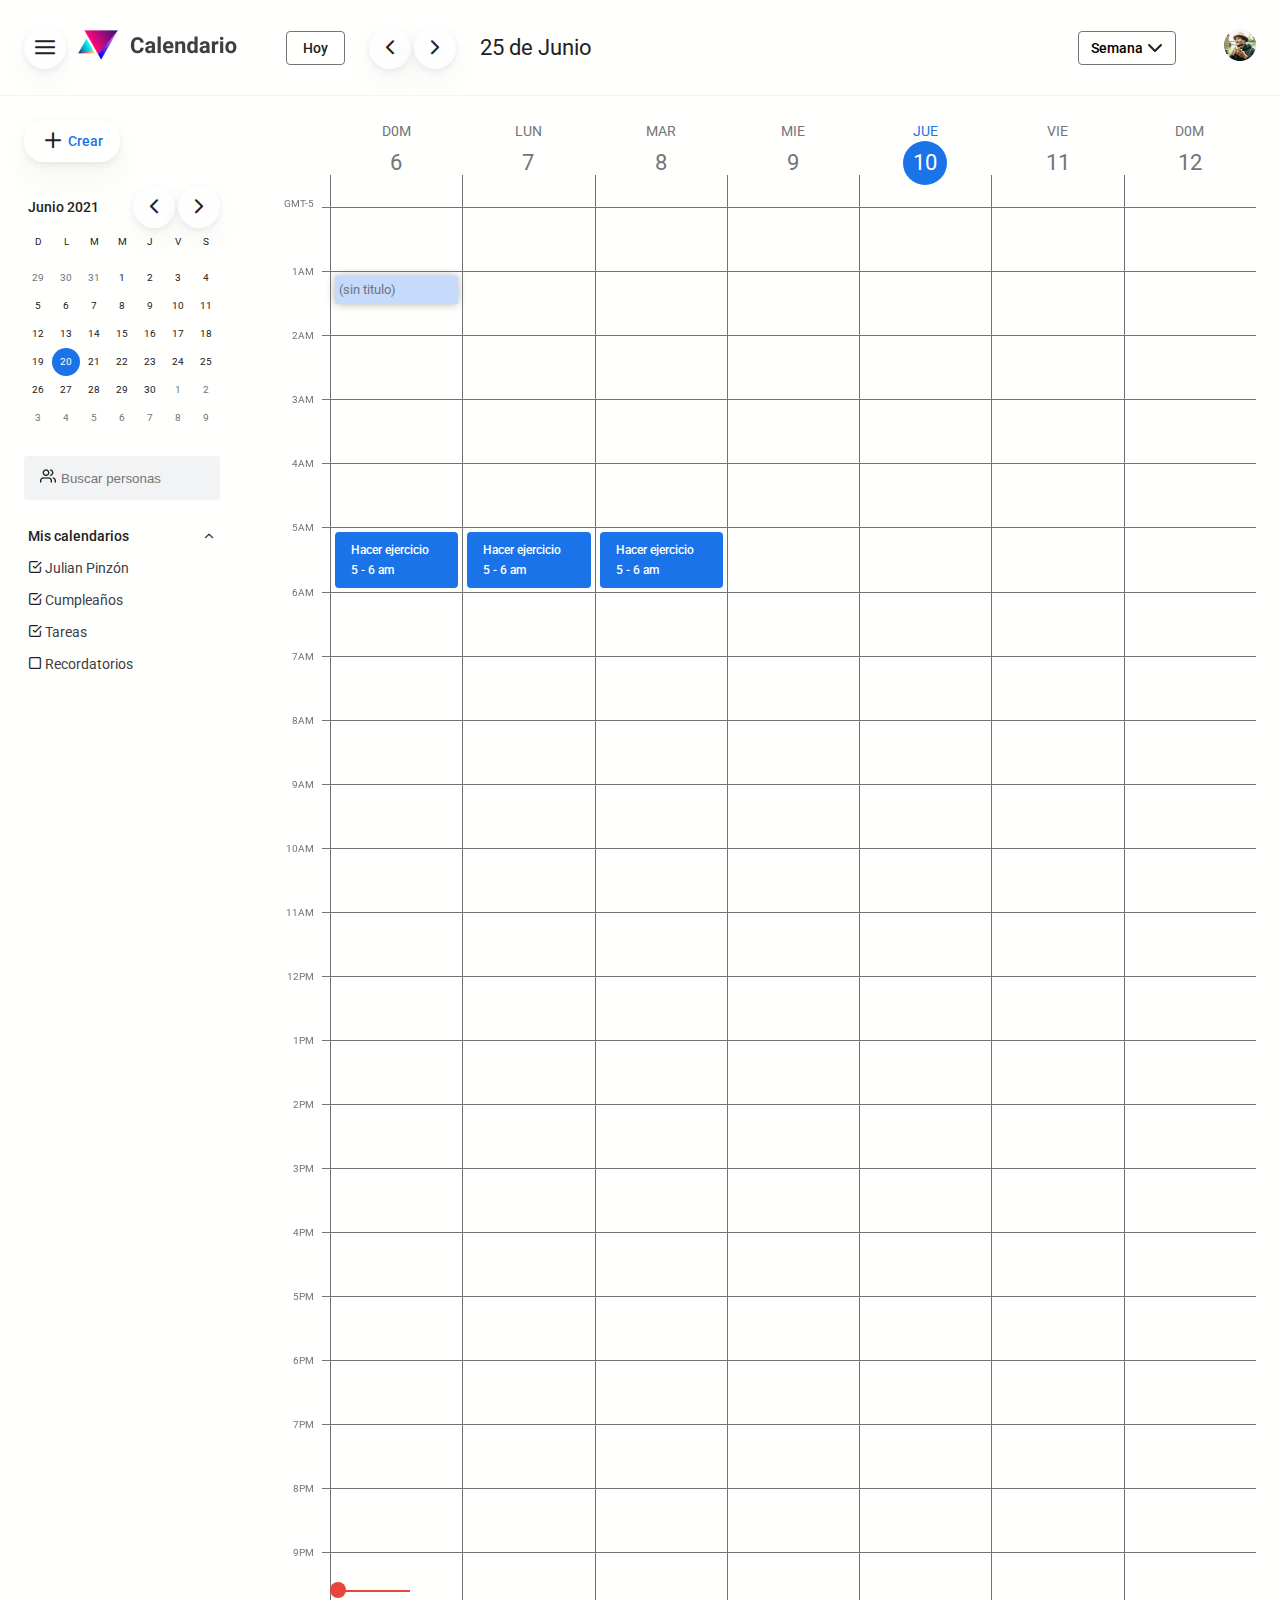
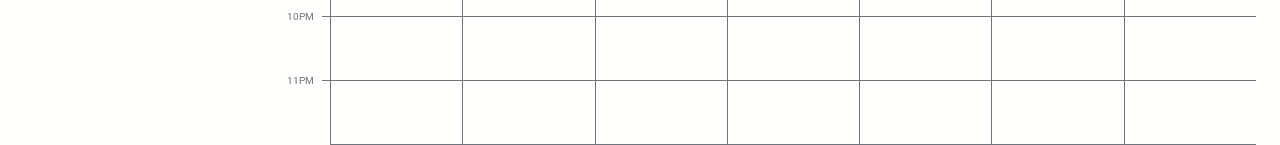
<file: index.html>
<!DOCTYPE html>
<html lang="en">
<head>
    <meta charset="UTF-8">
    <meta http-equiv="X-UA-Compatible" content="IE=edge">
    <meta name="viewport" content="width=device-width, initial-scale=1.0">
    <title>Google calendar</title>
    <link rel="stylesheet" href="./css/index.css">
    <link rel="preconnect" href="https://fonts.googleapis.com">
<link rel="preconnect" href="https://fonts.gstatic.com" crossorigin>
<link href="https://fonts.googleapis.com/css2?family=Roboto:wght@400;500&display=swap" rel="stylesheet">
<link rel="apple-touch-icon" sizes="57x57" href="./favicon/apple-icon-57x57.png">
<link rel="apple-touch-icon" sizes="60x60" href="./favicon/apple-icon-60x60.png">
<link rel="apple-touch-icon" sizes="72x72" href="./favicon/apple-icon-72x72.png">
<link rel="apple-touch-icon" sizes="76x76" href="./favicon/apple-icon-76x76.png">
<link rel="apple-touch-icon" sizes="114x114" href="./favicon/apple-icon-114x114.png">
<link rel="apple-touch-icon" sizes="120x120" href="./favicon/apple-icon-120x120.png">
<link rel="apple-touch-icon" sizes="144x144" href="./favicon/apple-icon-144x144.png">
<link rel="apple-touch-icon" sizes="152x152" href="./favicon/apple-icon-152x152.png">
<link rel="apple-touch-icon" sizes="180x180" href="./favicon/apple-icon-180x180.png">
<link rel="icon" type="image/png" sizes="192x192"  href="./favicon/android-icon-192x192.png">
<link rel="icon" type="image/png" sizes="32x32" href="./favicon/favicon-32x32.png">
<link rel="icon" type="image/png" sizes="96x96" href="./favicon/favicon-96x96.png">
<link rel="icon" type="image/png" sizes="16x16" href="./favicon/favicon-16x16.png">
<link rel="manifest" href="./favicon/manifest.json">
<meta name="msapplication-TileColor" content="#ffffff">
<meta name="msapplication-TileImage" content="/ms-icon-144x144.png">
<meta name="theme-color" content="#ffffff">
</head>
<body>


    <div class="page">


        <header class="header">

            <div class="header-primary">
                <div class="header-logo">
                    <button class="button is-compact">
                        <i class="icon-Iconhamburguer-button"></i>
                    </button>
                    <a href="./index.html" aria-current="page" aria-label="Calendar" tabindex="-1">
                        <img src="./images/logo.png" alt="">
                    </a>
                </div>

                <div class="calendarStatus">
                    <a href="./dia.html" class="button is-secondary" title="Ver el horario">Hoy</a>
                    <span class="CalendarStatus-navigation">
                        <a class="button is-compact" aria-label="Semana anterior" href="#">
                            <i class="icon-Iconchevron-left" aria-hidden="true"></i>
                        </a>
                        <a class="button is-compact" aria-label="Siguiente semana" href="#">
                            <i class="icon-Iconchevron-right" aria-hidden="true"></i>
                        </a>
                    </span>
                    <time class="calendarStatus-date" datetime="25-06-2021">25 de Junio</time>
                </div>
            </div>

            <div class="header-secondary">
                <form action="">
                <select class="select" name="area" onChange="location = form.area.options[form.area.selectedIndex].value;" id="">
                            <option value="./dia.html" >
                                Día</option>
                            <option value="./index.html" selected>
                                Semana</option>
                </select>
                </form>
                <a href="#">
                    <img src="./images/Ellipse 1.png" alt="">
                </a>
            </div>

        </header>

        <div class="sidebar">
            <button class="button is-rounded is-shadowed">
                <i class="icon-Iconplus" aria-hidden="true"></i>
                <span>Crear</span>
            </button>
            <div class="miniCalendar" aria-label="Calendario de navegación">
                <div class="miniCalendar-status">
                    <time class="miniCalendar-date" datetime="2021-06">Junio 2021</time>
                    <div class="miniCalendar-navigation">
                        <a class="button is-compact" href="#prevMonth" aria-label="Mes anterior">
                            <i class="icon-Iconchevron-left" aria-hidden="true"></i>
                        </a>
                        <a class="button is-compact" href="#nextMonth" aria-label="Siguiente mes">
                            <i class="icon-Iconchevron-right" aria-hidden="true"></i>
                        </a>
                    </div>
                </div>
                <div class="miniCalendar-header">
                    <span class="miniCalendar-weekDay">D</span>
                    <span class="miniCalendar-weekDay">L</span>
                    <span class="miniCalendar-weekDay">M</span>
                    <span class="miniCalendar-weekDay">M</span>
                    <span class="miniCalendar-weekDay">J</span>
                    <span class="miniCalendar-weekDay">V</span>
                    <span class="miniCalendar-weekDay">S</span>
                </div>
                <div class="miniCalendar-month">
                    <div class="miniCalendar-monthDay is-inactive">29</div>
                    <div class="miniCalendar-monthDay is-inactive">30</div>
                    <div class="miniCalendar-monthDay is-inactive">31</div>
                    <div class="miniCalendar-monthDay">1</div>
                    <div class="miniCalendar-monthDay">2</div>
                    <div class="miniCalendar-monthDay">3</div>
                    <div class="miniCalendar-monthDay">4</div>
                    <div class="miniCalendar-monthDay">5</div>
                    <div class="miniCalendar-monthDay">6</div>
                    <div class="miniCalendar-monthDay">7</div>
                    <div class="miniCalendar-monthDay">8</div>
                    <div class="miniCalendar-monthDay">9</div>
                    <div class="miniCalendar-monthDay">10</div>
                    <div class="miniCalendar-monthDay">11</div>
                    <div class="miniCalendar-monthDay">12</div>
                    <div class="miniCalendar-monthDay">13</div>
                    <div class="miniCalendar-monthDay">14</div>
                    <div class="miniCalendar-monthDay">15</div>
                    <div class="miniCalendar-monthDay">16</div>
                    <div class="miniCalendar-monthDay">17</div>
                    <div class="miniCalendar-monthDay">18</div>
                    <div class="miniCalendar-monthDay">19</div>
                    <div class="miniCalendar-monthDay is-selected">20</div>
                    <div class="miniCalendar-monthDay">21</div>
                    <div class="miniCalendar-monthDay">22</div>
                    <div class="miniCalendar-monthDay">23</div>
                    <div class="miniCalendar-monthDay">24</div>
                    <div class="miniCalendar-monthDay">25</div>
                    <div class="miniCalendar-monthDay">26</div>
                    <div class="miniCalendar-monthDay">27</div>
                    <div class="miniCalendar-monthDay">28</div>
                    <div class="miniCalendar-monthDay">29</div>
                    <div class="miniCalendar-monthDay">30</div>
                    <div class="miniCalendar-monthDay is-inactive">1</div>
                    <div class="miniCalendar-monthDay is-inactive">2</div>
                    <div class="miniCalendar-monthDay is-inactive">3</div>
                    <div class="miniCalendar-monthDay is-inactive">4</div>
                    <div class="miniCalendar-monthDay is-inactive">5</div>
                    <div class="miniCalendar-monthDay is-inactive">6</div>
                    <div class="miniCalendar-monthDay is-inactive">7</div>
                    <div class="miniCalendar-monthDay is-inactive">8</div>
                    <div class="miniCalendar-monthDay is-inactive">9</div>
                </div>
            </div>

            <div class="buscarPersonas">
                <div class="buscarPersonas-buscador">
                <form class="search" action="" role="search" aria-label="Buscar personas">
                    <img src="./images/Union.png" aria-hidden="true">
                    <input type="search" placeholder="Buscar personas">
                </form>
            </div>
            <div class="misCalendarios">
                <div class="misCalendarios-title">
                    <span>Mis calendarios</span>
                    <i class="icon-Iconchevron-up"></i>
                </div>
                <div class="misCalendarios-options">
                    <div>
                        <i class="icon-Iconcheck-square"></i>
                        <span>
                            Julian Pinzón
                        </span>
                    </div>
                    <div>
                        <i class="icon-Iconcheck-square"></i>
                        <span>
                            Cumpleaños
                        </span>
                    </div>
                    <div>
                        <i class="icon-Iconcheck-square"></i>
                        <span>
                            Tareas
                        </span>
                    </div>
                    <div>
                        <i class="icon-Iconcheck"></i>
                        <span>
                            Recordatorios
                        </span>
                    </div>
                </div>
            </div>
            </div>
        </div>

        <main class="calendar">
                <div class="currentTime"></div>
                <div class="calendar-week">
                    <div class="timezoneCell">GMT-5</div>
                    <h2 class="calendarDay">
                        <a href="./calendar-by-day.html" aria-label="Domingo 06 de Junio">
                            <time datetime="2021-06-06">
                                <span>D0M</span> 
                                <br>
                                <span>6</span>
                            </time>
                        </a>
                    </h2>
                    <h2 class="calendarDay">
                        <a href="./calendar-by-day.html" aria-label="Lunes 07 de Junio">
                            <time datetime="2021-06-07">
                                <span>LUN</span> 
                                <br>
                                <span>7</span>
                            </time>
                        </a>
                    </h2>
                    <h2 class="calendarDay">
                        <a href="./calendar-by-day.html" aria-label="Martes 08 de Junio">
                            <time datetime="2021-06-08">
                                <span>MAR</span> 
                                <br>
                                <span>8</span>
                            </time>
                        </a>
                    </h2>
                    <h2 class="calendarDay">
                        <a href="./calendar-by-day.html" aria-label="Miercoles 09 de Junio">
                            <time datetime="2021-06-09">
                                <span>MIE</span> 
                                <br>
                                <span>9</span>
                            </time>
                        </a>
                    </h2>
                    <h2 class="calendarDay is-selected">
                        <a href="./calendar-by-day.html" aria-label="Jueves 10 de Junio">
                            <time datetime="2021-06-10">
                                <span>JUE</span> 
                                <br>
                                <span>10</span>
                            </time>
                        </a>
                    </h2>
                    <h2 class="calendarDay">
                        <a href="./calendar-by-day.html" aria-label="Viernes 11 de Junio">
                            <time datetime="2021-06-11">
                                <span>VIE</span> 
                                <br>
                                <span>11</span>
                            </time>
                        </a>
                    </h2>
                    <h2 class="calendarDay">
                        <a href="./calendar-by-day.html" aria-label="Sabado 06 de Junio">
                            <time datetime="2021-06-12">
                                <span>D0M</span> 
                                <br>
                                <span>12</span>
                            </time>
                        </a>
                    </h2>
                    <span></span>
                    <div class="taskCell"></div>
                    <div class="taskCell"></div>
                    <div class="taskCell"></div>
         
                    <div class="taskCell"></div>
                    <div class="taskCell"></div>
                    <div class="taskCell"></div>
                    <div class="taskCell"></div>


                    <span class="hourCell">1AM</span>
                    <div class="taskCell is-active"></div>
                    <div class="taskCell"></div>
                    <div class="taskCell"></div>
                    <div class="taskCell"></div>
                    <div class="taskCell"></div>
                    <div class="taskCell"></div>
                    <div class="taskCell"></div>


                    <span class="hourCell">2AM</span>
                    <div class="taskCell"></div>
                    <div class="taskCell"></div>
                    <div class="taskCell"></div>
                    <div class="taskCell"></div>
                    <div class="taskCell"></div>
                    <div class="taskCell"></div>
                    <div class="taskCell"></div>

                    <span class="hourCell">3AM</span>
                    <div class="taskCell"></div>
                    <div class="taskCell"></div>
                    <div class="taskCell"></div>
                    <div class="taskCell"></div>
                    <div class="taskCell"></div>
                    <div class="taskCell"></div>
                    <div class="taskCell"></div>

                    <span class="hourCell">4AM</span>
                    <div class="taskCell"></div>
                    <div class="taskCell"></div>
                    <div class="taskCell"></div>
                    <div class="taskCell"></div>
                    <div class="taskCell"></div>
                    <div class="taskCell"></div>
                    <div class="taskCell"></div>

                    <span class="hourCell">5AM</span>
                    <div tabindex="0" class="taskCell">
                        <div class="task" aria-label="de 05:00 a 06:00, hacer ejercicio">
                            <p>Hacer ejercicio</p>
                            <p>
                                <time datetime="05:00">5</time> - <time datetime="06:00">6 am</time>
                            </p>
                        </div>
                    </div>
                    <div tabindex="0" class="taskCell">
                        <div class="task" aria-label="de 05:00 a 06:00, hacer ejercicio">
                            <p>Hacer ejercicio</p>
                            <p>
                                <time datetime="05:00">5</time> - <time datetime="06:00">6 am</time>
                            </p>
                        </div>
                    </div>
                    <div tabindex="0" class="taskCell">
                        <div class="task" aria-label="de 05:00 a 06:00, hacer ejercicio">
                            <p>Hacer ejercicio</p>
                            <p>
                                <time datetime="05:00">5</time> - <time datetime="06:00">6 am</time>
                            </p>
                        </div>
                    </div>
            
                    <div class="taskCell"></div>
                    <div class="taskCell"></div>
                    <div class="taskCell"></div>
                    <div class="taskCell"></div>

                    <span class="hourCell">6AM</span>
                    <div class="taskCell"></div>
                    <div class="taskCell"></div>
                    <div class="taskCell"></div>
                    <div class="taskCell"></div>
                    <div class="taskCell"></div>
                    <div class="taskCell"></div>
                    <div class="taskCell"></div>

                    <span class="hourCell">7AM</span>
                    <div class="taskCell"></div>
                    <div class="taskCell"></div>
                    <div class="taskCell"></div>
                    <div class="taskCell"></div>
                    <div class="taskCell"></div>
                    <div class="taskCell"></div>
                    <div class="taskCell"></div>

                    <span class="hourCell">8AM</span>
                    <div class="taskCell"></div>
                    <div class="taskCell"></div>
                    <div class="taskCell"></div>
                    <div class="taskCell"></div>
                    <div class="taskCell"></div>
                    <div class="taskCell"></div>
                    <div class="taskCell"></div>

                    <span class="hourCell">9AM</span>
                    <div class="taskCell"></div>
                    <div class="taskCell"></div>
                    <div class="taskCell"></div>
                    <div class="taskCell"></div>
                    <div class="taskCell"></div>
                    <div class="taskCell"></div>
                    <div class="taskCell"></div>

                    <span class="hourCell">10AM</span>
                    <div class="taskCell"></div>
                    <div class="taskCell"></div>
                    <div class="taskCell"></div>
                    <div class="taskCell"></div>
                    <div class="taskCell"></div>
                    <div class="taskCell"></div>
                    <div class="taskCell"></div>

                    <span class="hourCell">11AM</span>
                    <div class="taskCell"></div>
                    <div class="taskCell"></div>
                    <div class="taskCell"></div>
                    <div class="taskCell"></div>
                    <div class="taskCell"></div>
                    <div class="taskCell"></div>
                    <div class="taskCell"></div>

                    <span class="hourCell">12PM</span>
                    <div class="taskCell"></div>
                    <div class="taskCell"></div>
                    <div class="taskCell"></div>
                    <div class="taskCell"></div>
                    <div class="taskCell"></div>
                    <div class="taskCell"></div>
                    <div class="taskCell"></div>

                    <span class="hourCell">1PM</span>
                    <div class="taskCell"></div>
                    <div class="taskCell"></div>
                    <div class="taskCell"></div>
                    <div class="taskCell"></div>
                    <div class="taskCell"></div>
                    <div class="taskCell"></div>
                    <div class="taskCell"></div>

                    <span class="hourCell">2PM</span>
                    <div class="taskCell"></div>
                    <div class="taskCell"></div>
                    <div class="taskCell"></div>
                    <div class="taskCell"></div>
                    <div class="taskCell"></div>
                    <div class="taskCell"></div>
                    <div class="taskCell"></div>

                    <span class="hourCell">3PM</span>
                    <div class="taskCell"></div>
                    <div class="taskCell"></div>
                    <div class="taskCell"></div>
                    <div class="taskCell"></div>
                    <div class="taskCell"></div>
                    <div class="taskCell"></div>
                    <div class="taskCell"></div>

                    <span class="hourCell">4PM</span>
                    <div class="taskCell"></div>
                    <div class="taskCell"></div>
                    <div class="taskCell"></div>
                    <div class="taskCell"></div>
                    <div class="taskCell"></div>
                    <div class="taskCell"></div>
                    <div class="taskCell"></div>

                    <span class="hourCell">5PM</span>
                    <div class="taskCell"></div>
                    <div class="taskCell"></div>
                    <div class="taskCell"></div>
                    <div class="taskCell"></div>
                    <div class="taskCell"></div>
                    <div class="taskCell"></div>
                    <div class="taskCell"></div>

                    <span class="hourCell">6PM</span>
                    <div class="taskCell"></div>
                    <div class="taskCell"></div>
                    <div class="taskCell"></div>
                    <div class="taskCell"></div>
                    <div class="taskCell"></div>
                    <div class="taskCell"></div>
                    <div class="taskCell"></div>

                    <span class="hourCell">7PM</span>
                    <div class="taskCell"></div>
                    <div class="taskCell"></div>
                    <div class="taskCell"></div>
                    <div class="taskCell"></div>
                    <div class="taskCell"></div>
                    <div class="taskCell"></div>
                    <div class="taskCell"></div>

                    <span class="hourCell">8PM</span>
                    <div class="taskCell"></div>
                    <div class="taskCell"></div>
                    <div class="taskCell"></div>
                    <div class="taskCell"></div>
                    <div class="taskCell"></div>
                    <div class="taskCell"></div>
                    <div class="taskCell"></div>

                    <span class="hourCell">9PM</span>
                    <div class="taskCell"></div>
                    <div class="taskCell"></div>
                    <div class="taskCell"></div>
                    <div class="taskCell"></div>
                    <div class="taskCell"></div>
                    <div class="taskCell"></div>
                    <div class="taskCell"></div>

                    <span class="hourCell">10PM</span>
                    <div class="taskCell"></div>
                    <div class="taskCell"></div>
                    <div class="taskCell"></div>
                    <div class="taskCell"></div>
                    <div class="taskCell"></div>
                    <div class="taskCell"></div>
                    <div class="taskCell"></div>

                    <span class="hourCell">11PM</span>
                    <div class="taskCell"></div>
                    <div class="taskCell"></div>
                    <div class="taskCell"></div>
                    <div class="taskCell"></div>
                    <div class="taskCell"></div>
                    <div class="taskCell"></div>
                    <div class="taskCell"></div>

                 

                </div>
        </main>


    </div>
    <dialog class="modal">
        <form class="createTask">
            <div class="input is-outstanding">
                <div class="input-body">
                    <input class="input" required name="title" type="text" placeholder="Añade un título" name="" id="">
                </div>
            </div>
            <div class="input">
                <i class="icon-Iconclock"></i>
                <div class="input-body">
                    <input type="date" name="date" required>
                    <input type="time" name="time-start" required>
                    <input type="time" name="time-end" required>
                </div>
            </div>
            
            <div class="input">
                <i class="icon-Iconusers"></i>
                <div class="input-body">
                    <input type="text" list="guests" name="guests" placeholder="Agregar invitados" required>
                    <datalist id="guests">
                        <option value="Julian"></option>
                        <option value="Leo"></option>
                        <option value="David"></option>
                        <option value="Valentino"></option>
                        <option value="Jose"></option>
                    </datalist>
                </div>
            </div>

            <div class="input">
                <i class="icon-Iconvideo"></i>
                <div class="input-body">
                    <button class="button is-primary videoconferencia">
                        Agregar una videoconferencia de Google Meet
                    </button>
                </div>
            </div>

            <div class="input">
                <i class="icon-Icongps"></i>
                <div class="input-body">
                    <input name="location" type="text" placeholder="Agregar ubicación">
                </div>
            </div>
            <div class="input">
                <i class="icon-Icontext"></i>
                <div class="input-body">
                    <input type="file" multiple>
                </div>
            </div>
            <div class="input">
                <div class="input-body">
                    <textarea name="Description" placeholder="Agregar descripción" id="" cols="40" rows="2"></textarea>
                </div>
            </div>
        </form>
        <div class="modal-actions">
            <button id="close-modal" class="button">
                Cancelar
            </button>
            <button class="button is-primary">
                Guardar
            </button>
        </div>
    </dialog>
    <script src="./js/app.js" type="module">
    </script>
    <script>

    </script>


</body>
</html>
</file>
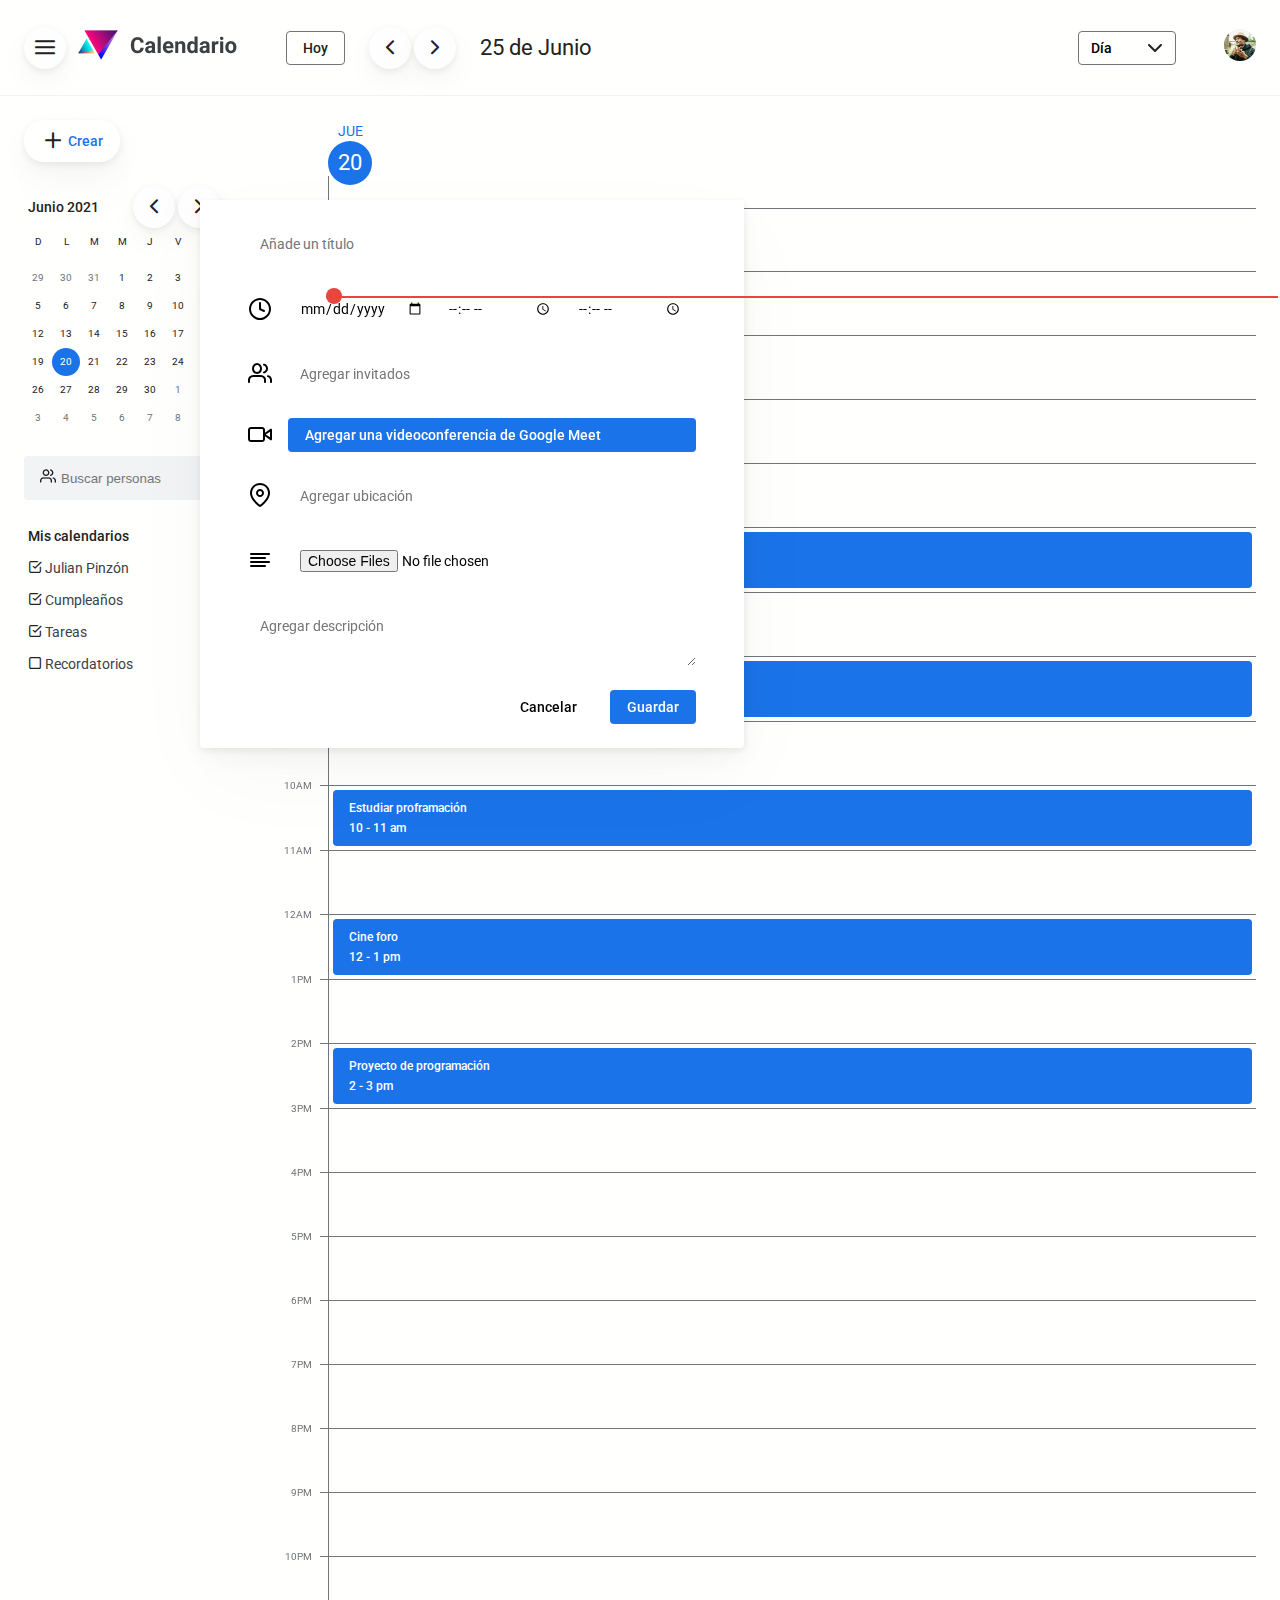
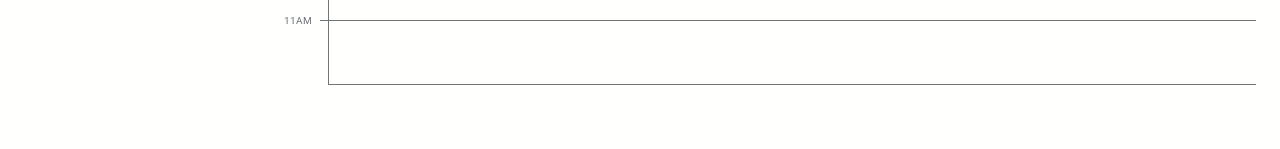
<file: dia.html>
<!DOCTYPE html>
<html lang="en">
<head>
    <meta charset="UTF-8">
    <meta http-equiv="X-UA-Compatible" content="IE=edge">
    <meta name="viewport" content="width=device-width, initial-scale=1.0">
    <title>Google calendar</title>
    <link rel="stylesheet" href="./css/index.css">
    <link rel="preconnect" href="https://fonts.googleapis.com">
<link rel="preconnect" href="https://fonts.gstatic.com" crossorigin>
<link href="https://fonts.googleapis.com/css2?family=Roboto:wght@400;500&display=swap" rel="stylesheet">
</head>
<body>


    <div class="page">


        <header class="header">

            <div class="header-primary">
                    <div class="header-logo">
                    <button class="button is-compact">
                        <i class="icon-Iconhamburguer-button"></i>
                    </button>
                    <a href="./index.html" aria-current="page" aria-label="Calendar" tabindex="-1">
                        <img src="./images/logo.png" alt="">
                    </a>
                </div>

                <div class="calendarStatus">
                    <a href="./dia.html" class="button is-secondary">Hoy</a>
                    <span class="CalendarStatus-navigation">
                        <a class="button is-compact" aria-label="Semana anterior" href="#">
                            <i class="icon-Iconchevron-left" aria-hidden="true"></i>
                        </a>
                        <a class="button is-compact" aria-label="Siguiente semana" href="#">
                            <i class="icon-Iconchevron-right" aria-hidden="true"></i>
                        </a>
                    </span>
                    <time class="calendarStatus-date" datetime="25-06-2021">25 de Junio</time>
                </div>
            </div>

            <div class="header-secondary">
                <select class="select" name="" id="">
                    <a href="./dia.html">
                        <option value="" selected>
                            Día</option>
                    </a>
                    <a href="./index.html">
                        <option value="">
                            Semana</option>
                    </a>
                </select>
                <a href="#">
                    <img src="./images/Ellipse 1.png" alt="">
                </a>
            </div>

        </header>
        

        <div class="sidebar">
            <button class="button is-rounded is-shadowed">
                <i class="icon-Iconplus" aria-hidden="true"></i>
                <span>Crear</span>
            </button>
            <div class="miniCalendar" aria-label="Calendario de navegación">
                <div class="miniCalendar-status">
                    <time class="miniCalendar-date" datetime="2021-06">Junio 2021</time>
                    <div class="miniCalendar-navigation">
                        <a class="button is-compact" href="#prevMonth" aria-label="Mes anterior">
                            <i class="icon-Iconchevron-left" aria-hidden="true"></i>
                        </a>
                        <a class="button is-compact" href="#nextMonth" aria-label="Siguiente mes">
                            <i class="icon-Iconchevron-right" aria-hidden="true"></i>
                        </a>
                    </div>
                </div>
                <div class="miniCalendar-header">
                    <span class="miniCalendar-weekDay">D</span>
                    <span class="miniCalendar-weekDay">L</span>
                    <span class="miniCalendar-weekDay">M</span>
                    <span class="miniCalendar-weekDay">M</span>
                    <span class="miniCalendar-weekDay">J</span>
                    <span class="miniCalendar-weekDay">V</span>
                    <span class="miniCalendar-weekDay">S</span>
                </div>
                <div class="miniCalendar-month">
                    <div class="miniCalendar-monthDay is-inactive">29</div>
                    <div class="miniCalendar-monthDay is-inactive">30</div>
                    <div class="miniCalendar-monthDay is-inactive">31</div>
                    <div class="miniCalendar-monthDay">1</div>
                    <div class="miniCalendar-monthDay">2</div>
                    <div class="miniCalendar-monthDay">3</div>
                    <div class="miniCalendar-monthDay">4</div>
                    <div class="miniCalendar-monthDay">5</div>
                    <div class="miniCalendar-monthDay">6</div>
                    <div class="miniCalendar-monthDay">7</div>
                    <div class="miniCalendar-monthDay">8</div>
                    <div class="miniCalendar-monthDay">9</div>
                    <div class="miniCalendar-monthDay">10</div>
                    <div class="miniCalendar-monthDay">11</div>
                    <div class="miniCalendar-monthDay">12</div>
                    <div class="miniCalendar-monthDay">13</div>
                    <div class="miniCalendar-monthDay">14</div>
                    <div class="miniCalendar-monthDay">15</div>
                    <div class="miniCalendar-monthDay">16</div>
                    <div class="miniCalendar-monthDay">17</div>
                    <div class="miniCalendar-monthDay">18</div>
                    <div class="miniCalendar-monthDay">19</div>
                    <div class="miniCalendar-monthDay is-selected">20</div>
                    <div class="miniCalendar-monthDay">21</div>
                    <div class="miniCalendar-monthDay">22</div>
                    <div class="miniCalendar-monthDay">23</div>
                    <div class="miniCalendar-monthDay">24</div>
                    <div class="miniCalendar-monthDay">25</div>
                    <div class="miniCalendar-monthDay">26</div>
                    <div class="miniCalendar-monthDay">27</div>
                    <div class="miniCalendar-monthDay">28</div>
                    <div class="miniCalendar-monthDay">29</div>
                    <div class="miniCalendar-monthDay">30</div>
                    <div class="miniCalendar-monthDay is-inactive">1</div>
                    <div class="miniCalendar-monthDay is-inactive">2</div>
                    <div class="miniCalendar-monthDay is-inactive">3</div>
                    <div class="miniCalendar-monthDay is-inactive">4</div>
                    <div class="miniCalendar-monthDay is-inactive">5</div>
                    <div class="miniCalendar-monthDay is-inactive">6</div>
                    <div class="miniCalendar-monthDay is-inactive">7</div>
                    <div class="miniCalendar-monthDay is-inactive">8</div>
                    <div class="miniCalendar-monthDay is-inactive">9</div>
                </div>
            </div>

            <div class="buscarPersonas">
                <div class="buscarPersonas-buscador">
                <form class="search" action="" role="search" aria-label="Buscar personas">
                    <img src="./images/Union.png" aria-hidden="true">
                    <input type="search" placeholder="Buscar personas">
                </form>
            </div>
            <div class="misCalendarios">
                <div class="misCalendarios-title">
                    <span>Mis calendarios</span>
                    <i class="icon-Iconchevron-up"></i>
                </div>
                <div class="misCalendarios-options">
                    <div>
                        <i class="icon-Iconcheck-square"></i>
                        <span>
                            Julian Pinzón
                        </span>
                    </div>
                    <div>
                        <i class="icon-Iconcheck-square"></i>
                        <span>
                            Cumpleaños
                        </span>
                    </div>
                    <div>
                        <i class="icon-Iconcheck-square"></i>
                        <span>
                            Tareas
                        </span>
                    </div>
                    <div>
                        <i class="icon-Iconcheck"></i>
                        <span>
                            Recordatorios
                        </span>
                    </div>
                </div>
            </div>
            </div>
        </div>

        <main class="calendar">
                <div class="currentTime dia"></div>
                <div class="calendar-week dia">
                    <span></span>
                    <h2 class="calendarDay is-selected border" >
                        <a href="./calendar-by-day.html" aria-label="Jueves 10 de Junio">
                            <time datetime="2021-06-10">
                                <span>JUE</span> 
                                <br>
                                <span>20</span>
                            </time>
                        </a>
                    </h2>
                    <span class="hourCell">1AM</span>
                    <span class="taskCell boorder"></span>
                    <span class="hourCell">2AM</span>
                    <span class="taskCell"></span>
                    <span class="hourCell">3AM</span>
                    <span class="taskCell"></span>
                   
                    <span class="hourCell">4AM</span>
                    <span class="taskCell"></span>

                  
                    <span class="hourCell">5AM</span>
                    <span class="taskCell"></span>

                  
                    <span class="hourCell">6AM</span>
                    <div tabindex="0" class="taskCell">
                        <div class="task" aria-label="de 06:00 a 07:00, hacer ejercicio">
                            <p>Hacer ejercicio</p>
                            <p>
                                <time datetime="06:00">6</time> - <time datetime="07:00">7 am</time>
                            </p>
                        </div>
                    </div>
                    <span class="hourCell">7AM</span>
                    <span class="taskCell"></span>
                    <span class="hourCell">8AM</span>
                    <div tabindex="0" class="taskCell">
                        <div class="task" aria-label="de 08:00 a 9:00, estudiar ingles">
                            <p>Estudiar Ingles</p>
                            <p>
                                <time datetime="08:00">8</time> - <time datetime="09:00">9 am</time>
                            </p>
                        </div>
                    </div>
                    <span class="hourCell">9AM</span>
                    <span class="taskCell"></span>
                    <span class="hourCell">10AM</span>
                    <div tabindex="0" class="taskCell">
                        <div class="task" aria-label="de 10:00 a 11:00, estudiar programación">
                            <p>Estudiar proframación</p>
                            <p>
                                <time datetime="10:00">10</time> - <time datetime="11:00">11 am</time>
                            </p>
                        </div>
                    </div>
                    <span class="hourCell">11AM</span>
                    <span class="taskCell"></span>
                    <span class="hourCell">12AM</span>
                    <div tabindex="0" class="taskCell">
                        <div class="task" aria-label="de 12:00 a 13:00, cine foro">
                            <p>Cine foro</p>
                            <p>
                                <time datetime="12:00">12</time> - <time datetime="13:00">1 pm</time>
                            </p>
                        </div>
                    </div>
                    <span class="hourCell">1PM</span>
                    <span class="taskCell"></span>
                    <span class="hourCell">2PM</span>
                    <div tabindex="0" class="taskCell">
                        <div class="task" aria-label="de 14:00 a 15:00, proecto de programación">
                            <p>Proyecto de programación</p>
                            <p>
                                <time datetime="14:00">2</time> - <time datetime="15:00">3 pm</time>
                            </p>
                        </div>
                    </div>
                    <span class="hourCell">3PM</span>
                    <span class="taskCell"></span>
                    <span class="hourCell">4PM</span>
                    <span class="taskCell"></span>
                    <span class="hourCell">5PM</span>
                    <span class="taskCell"></span>
                    <span class="hourCell">6PM</span>
                    <span class="taskCell"></span>
                    <span class="hourCell">7PM</span>
                    <span class="taskCell"></span>
                    <span class="hourCell">8PM</span>
                    <span class="taskCell"></span>
                    <span class="hourCell">9PM</span>
                    <span class="taskCell"></span>
                    <span class="hourCell">10PM</span>
                    <span class="taskCell"></span>
                    <span class="hourCell">11AM</span>
                    <span class="taskCell"></span>
                  

                 

                </div>
        </main>


    </div>
    <dialog open class="modal">
        <form class="createTask">
            <div class="input is-outstanding">
                <div class="input-body">
                    <input class="input" required name="title" type="text" placeholder="Añade un título" name="" id="">
                </div>
            </div>
            <div class="input">
                <i class="icon-Iconclock"></i>
                <div class="input-body">
                    <input type="date" name="date" required>
                    <input type="time" name="time-start" required>
                    <input type="time" name="time-end" required>
                </div>
            </div>
            
            <div class="input">
                <i class="icon-Iconusers"></i>
                <div class="input-body">
                    <input type="text" list="guests" name="guests" placeholder="Agregar invitados" required>
                    <datalist id="guests">
                        <option value="Julian"></option>
                        <option value="Leo"></option>
                        <option value="David"></option>
                        <option value="Valentino"></option>
                        <option value="Jose"></option>
                    </datalist>
                </div>
            </div>

            <div class="input">
                <i class="icon-Iconvideo"></i>
                <div class="input-body">
                    <button class="button is-primary videoconferencia">
                        Agregar una videoconferencia de Google Meet
                    </button>
                </div>
            </div>

            <div class="input">
                <i class="icon-Icongps"></i>
                <div class="input-body">
                    <input name="location" type="text" placeholder="Agregar ubicación">
                </div>
            </div>
            <div class="input">
                <i class="icon-Icontext"></i>
                <div class="input-body">
                    <input type="file" multiple>
                </div>
            </div>
            <div class="input">
                <div class="input-body">
                    <textarea name="Description" placeholder="Agregar descripción" id="" cols="40" rows="2"></textarea>
                </div>
            </div>
        </form>
        <div class="modal-actions">
            <button id="close-modal" class="button">
                Cancelar
            </button>
            <button class="button is-primary">
                Guardar
            </button>
        </div>
    </dialog>
    <script src="./js/app.js" type="module">
    </script>
    <script>

    </script>


</body>
</html>
</file>
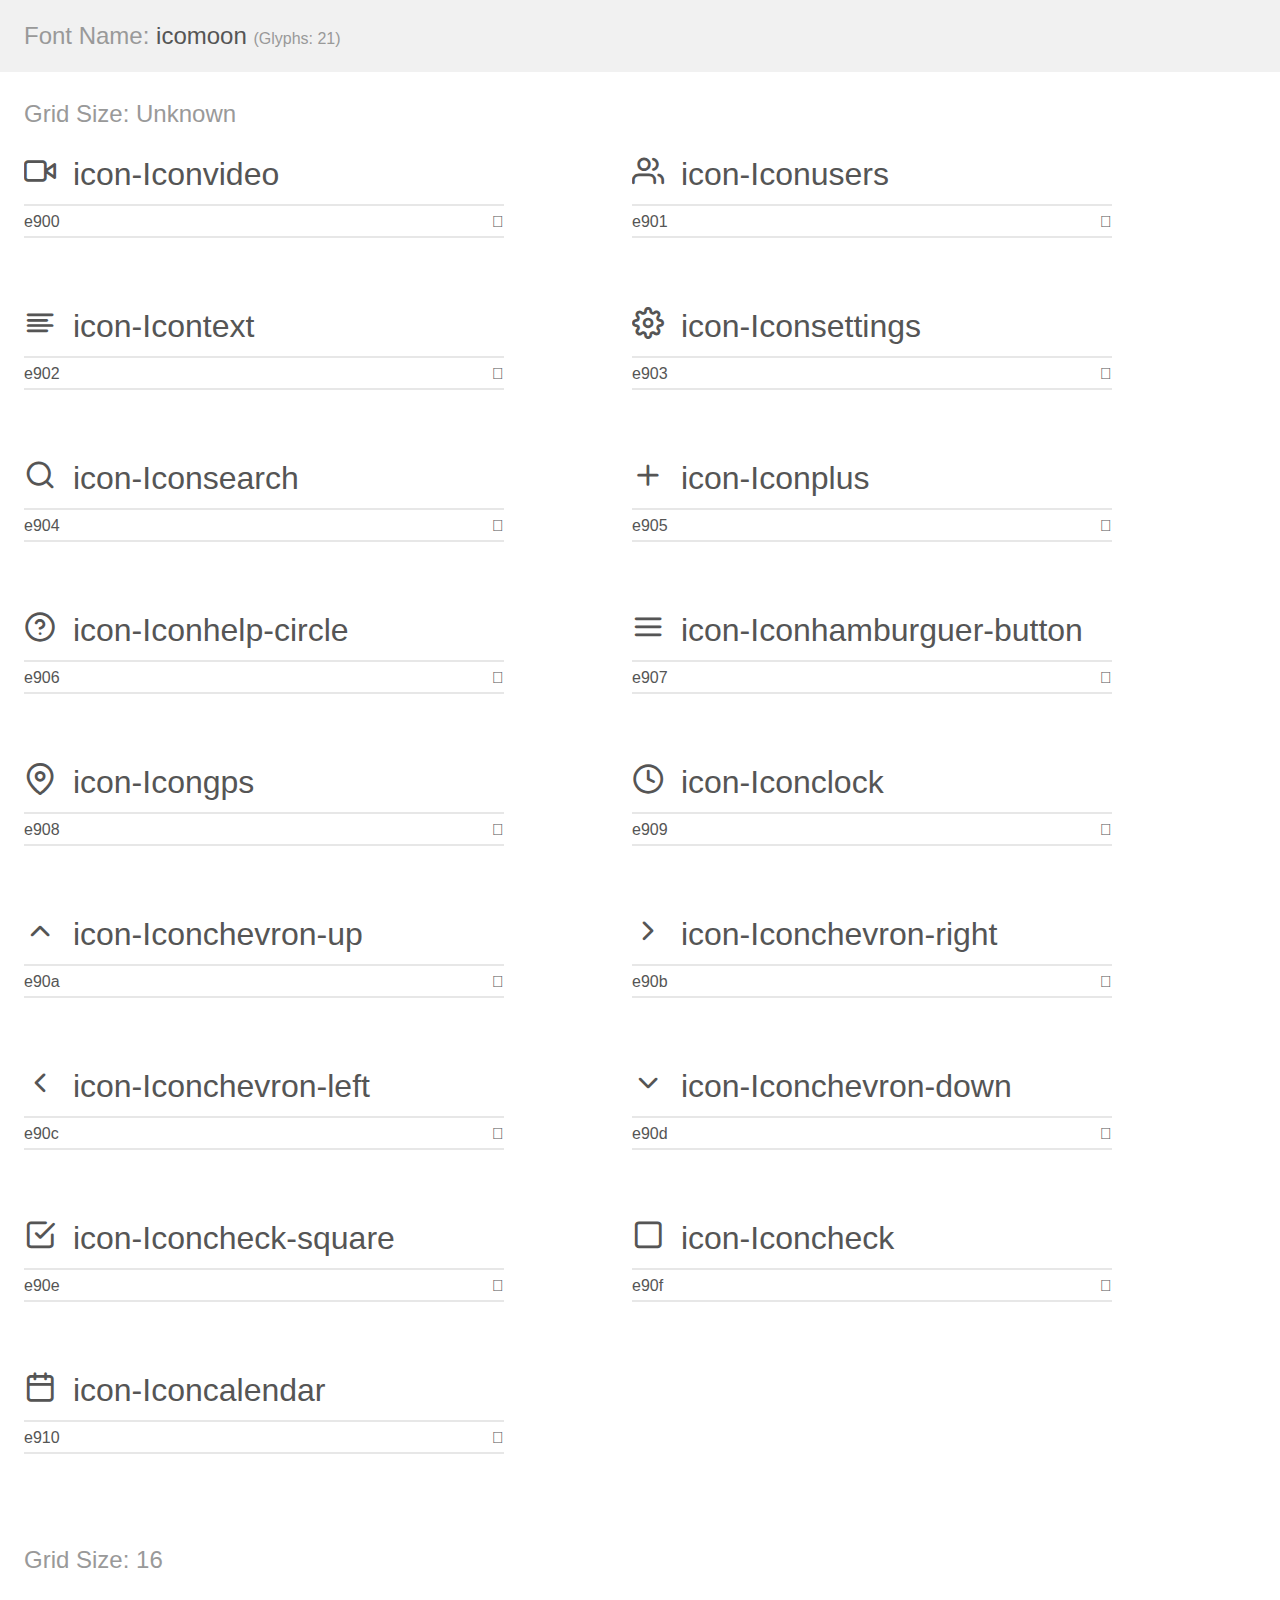
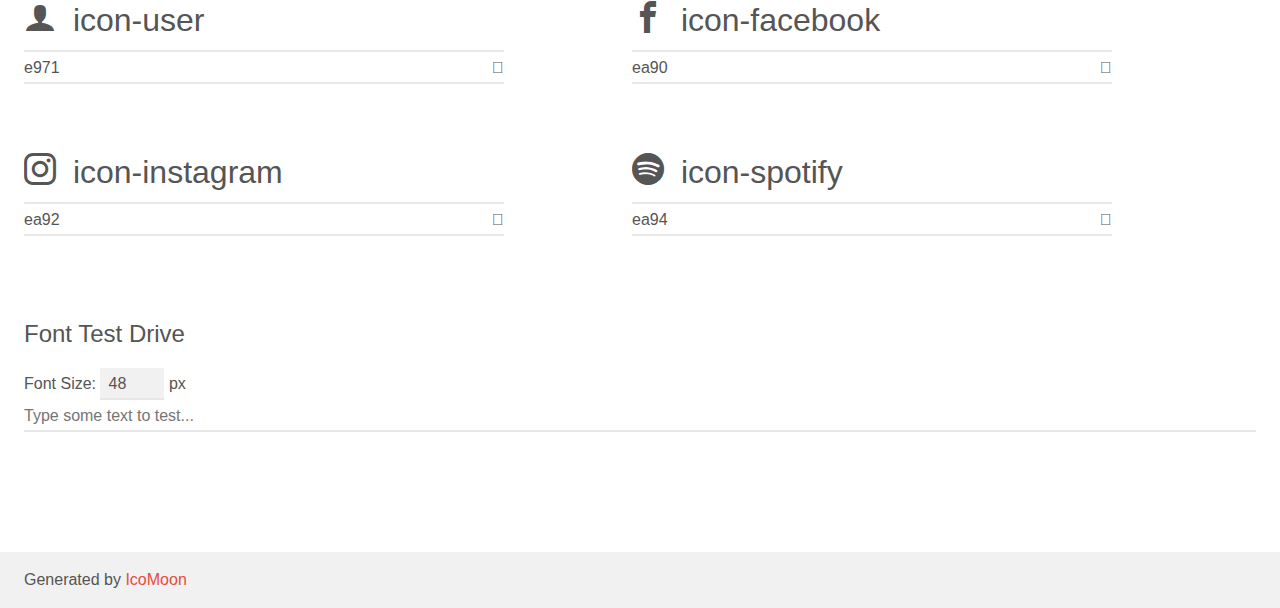
<file: icomoon/demo.html>
<!doctype html>
<html>
<head>
    <meta charset="utf-8">
    <title>IcoMoon Demo</title>
    <meta name="description" content="An Icon Font Generated By IcoMoon.io">
    <meta name="viewport" content="width=device-width, initial-scale=1">
    <link rel="stylesheet" href="demo-files/demo.css">
    <link rel="stylesheet" href="style.css"></head>
<body>
    <div class="bgc1 clearfix">
        <h1 class="mhmm mvm"><span class="fgc1">Font Name:</span> icomoon <small class="fgc1">(Glyphs:&nbsp;21)</small></h1>
    </div>
    <div class="clearfix mhl ptl">
        <h1 class="mvm mtn fgc1">Grid Size: Unknown</h1>
        <div class="glyph fs1">
            <div class="clearfix bshadow0 pbs">
                <span class="icon-Iconvideo"></span>
                <span class="mls"> icon-Iconvideo</span>
            </div>
            <fieldset class="fs0 size1of1 clearfix hidden-false">
                <input type="text" readonly value="e900" class="unit size1of2" />
                <input type="text" maxlength="1" readonly value="&#xe900;" class="unitRight size1of2 talign-right" />
            </fieldset>
            <div class="fs0 bshadow0 clearfix hidden-true">
                <span class="unit pvs fgc1">liga: </span>
                <input type="text" readonly value="" class="liga unitRight" />
            </div>
        </div>
        <div class="glyph fs1">
            <div class="clearfix bshadow0 pbs">
                <span class="icon-Iconusers"></span>
                <span class="mls"> icon-Iconusers</span>
            </div>
            <fieldset class="fs0 size1of1 clearfix hidden-false">
                <input type="text" readonly value="e901" class="unit size1of2" />
                <input type="text" maxlength="1" readonly value="&#xe901;" class="unitRight size1of2 talign-right" />
            </fieldset>
            <div class="fs0 bshadow0 clearfix hidden-true">
                <span class="unit pvs fgc1">liga: </span>
                <input type="text" readonly value="" class="liga unitRight" />
            </div>
        </div>
        <div class="glyph fs1">
            <div class="clearfix bshadow0 pbs">
                <span class="icon-Icontext"></span>
                <span class="mls"> icon-Icontext</span>
            </div>
            <fieldset class="fs0 size1of1 clearfix hidden-false">
                <input type="text" readonly value="e902" class="unit size1of2" />
                <input type="text" maxlength="1" readonly value="&#xe902;" class="unitRight size1of2 talign-right" />
            </fieldset>
            <div class="fs0 bshadow0 clearfix hidden-true">
                <span class="unit pvs fgc1">liga: </span>
                <input type="text" readonly value="" class="liga unitRight" />
            </div>
        </div>
        <div class="glyph fs1">
            <div class="clearfix bshadow0 pbs">
                <span class="icon-Iconsettings"></span>
                <span class="mls"> icon-Iconsettings</span>
            </div>
            <fieldset class="fs0 size1of1 clearfix hidden-false">
                <input type="text" readonly value="e903" class="unit size1of2" />
                <input type="text" maxlength="1" readonly value="&#xe903;" class="unitRight size1of2 talign-right" />
            </fieldset>
            <div class="fs0 bshadow0 clearfix hidden-true">
                <span class="unit pvs fgc1">liga: </span>
                <input type="text" readonly value="" class="liga unitRight" />
            </div>
        </div>
        <div class="glyph fs1">
            <div class="clearfix bshadow0 pbs">
                <span class="icon-Iconsearch"></span>
                <span class="mls"> icon-Iconsearch</span>
            </div>
            <fieldset class="fs0 size1of1 clearfix hidden-false">
                <input type="text" readonly value="e904" class="unit size1of2" />
                <input type="text" maxlength="1" readonly value="&#xe904;" class="unitRight size1of2 talign-right" />
            </fieldset>
            <div class="fs0 bshadow0 clearfix hidden-true">
                <span class="unit pvs fgc1">liga: </span>
                <input type="text" readonly value="" class="liga unitRight" />
            </div>
        </div>
        <div class="glyph fs1">
            <div class="clearfix bshadow0 pbs">
                <span class="icon-Iconplus"></span>
                <span class="mls"> icon-Iconplus</span>
            </div>
            <fieldset class="fs0 size1of1 clearfix hidden-false">
                <input type="text" readonly value="e905" class="unit size1of2" />
                <input type="text" maxlength="1" readonly value="&#xe905;" class="unitRight size1of2 talign-right" />
            </fieldset>
            <div class="fs0 bshadow0 clearfix hidden-true">
                <span class="unit pvs fgc1">liga: </span>
                <input type="text" readonly value="" class="liga unitRight" />
            </div>
        </div>
        <div class="glyph fs1">
            <div class="clearfix bshadow0 pbs">
                <span class="icon-Iconhelp-circle"></span>
                <span class="mls"> icon-Iconhelp-circle</span>
            </div>
            <fieldset class="fs0 size1of1 clearfix hidden-false">
                <input type="text" readonly value="e906" class="unit size1of2" />
                <input type="text" maxlength="1" readonly value="&#xe906;" class="unitRight size1of2 talign-right" />
            </fieldset>
            <div class="fs0 bshadow0 clearfix hidden-true">
                <span class="unit pvs fgc1">liga: </span>
                <input type="text" readonly value="" class="liga unitRight" />
            </div>
        </div>
        <div class="glyph fs1">
            <div class="clearfix bshadow0 pbs">
                <span class="icon-Iconhamburguer-button"></span>
                <span class="mls"> icon-Iconhamburguer-button</span>
            </div>
            <fieldset class="fs0 size1of1 clearfix hidden-false">
                <input type="text" readonly value="e907" class="unit size1of2" />
                <input type="text" maxlength="1" readonly value="&#xe907;" class="unitRight size1of2 talign-right" />
            </fieldset>
            <div class="fs0 bshadow0 clearfix hidden-true">
                <span class="unit pvs fgc1">liga: </span>
                <input type="text" readonly value="" class="liga unitRight" />
            </div>
        </div>
        <div class="glyph fs1">
            <div class="clearfix bshadow0 pbs">
                <span class="icon-Icongps"></span>
                <span class="mls"> icon-Icongps</span>
            </div>
            <fieldset class="fs0 size1of1 clearfix hidden-false">
                <input type="text" readonly value="e908" class="unit size1of2" />
                <input type="text" maxlength="1" readonly value="&#xe908;" class="unitRight size1of2 talign-right" />
            </fieldset>
            <div class="fs0 bshadow0 clearfix hidden-true">
                <span class="unit pvs fgc1">liga: </span>
                <input type="text" readonly value="" class="liga unitRight" />
            </div>
        </div>
        <div class="glyph fs1">
            <div class="clearfix bshadow0 pbs">
                <span class="icon-Iconclock"></span>
                <span class="mls"> icon-Iconclock</span>
            </div>
            <fieldset class="fs0 size1of1 clearfix hidden-false">
                <input type="text" readonly value="e909" class="unit size1of2" />
                <input type="text" maxlength="1" readonly value="&#xe909;" class="unitRight size1of2 talign-right" />
            </fieldset>
            <div class="fs0 bshadow0 clearfix hidden-true">
                <span class="unit pvs fgc1">liga: </span>
                <input type="text" readonly value="" class="liga unitRight" />
            </div>
        </div>
        <div class="glyph fs1">
            <div class="clearfix bshadow0 pbs">
                <span class="icon-Iconchevron-up"></span>
                <span class="mls"> icon-Iconchevron-up</span>
            </div>
            <fieldset class="fs0 size1of1 clearfix hidden-false">
                <input type="text" readonly value="e90a" class="unit size1of2" />
                <input type="text" maxlength="1" readonly value="&#xe90a;" class="unitRight size1of2 talign-right" />
            </fieldset>
            <div class="fs0 bshadow0 clearfix hidden-true">
                <span class="unit pvs fgc1">liga: </span>
                <input type="text" readonly value="" class="liga unitRight" />
            </div>
        </div>
        <div class="glyph fs1">
            <div class="clearfix bshadow0 pbs">
                <span class="icon-Iconchevron-right"></span>
                <span class="mls"> icon-Iconchevron-right</span>
            </div>
            <fieldset class="fs0 size1of1 clearfix hidden-false">
                <input type="text" readonly value="e90b" class="unit size1of2" />
                <input type="text" maxlength="1" readonly value="&#xe90b;" class="unitRight size1of2 talign-right" />
            </fieldset>
            <div class="fs0 bshadow0 clearfix hidden-true">
                <span class="unit pvs fgc1">liga: </span>
                <input type="text" readonly value="" class="liga unitRight" />
            </div>
        </div>
        <div class="glyph fs1">
            <div class="clearfix bshadow0 pbs">
                <span class="icon-Iconchevron-left"></span>
                <span class="mls"> icon-Iconchevron-left</span>
            </div>
            <fieldset class="fs0 size1of1 clearfix hidden-false">
                <input type="text" readonly value="e90c" class="unit size1of2" />
                <input type="text" maxlength="1" readonly value="&#xe90c;" class="unitRight size1of2 talign-right" />
            </fieldset>
            <div class="fs0 bshadow0 clearfix hidden-true">
                <span class="unit pvs fgc1">liga: </span>
                <input type="text" readonly value="" class="liga unitRight" />
            </div>
        </div>
        <div class="glyph fs1">
            <div class="clearfix bshadow0 pbs">
                <span class="icon-Iconchevron-down"></span>
                <span class="mls"> icon-Iconchevron-down</span>
            </div>
            <fieldset class="fs0 size1of1 clearfix hidden-false">
                <input type="text" readonly value="e90d" class="unit size1of2" />
                <input type="text" maxlength="1" readonly value="&#xe90d;" class="unitRight size1of2 talign-right" />
            </fieldset>
            <div class="fs0 bshadow0 clearfix hidden-true">
                <span class="unit pvs fgc1">liga: </span>
                <input type="text" readonly value="" class="liga unitRight" />
            </div>
        </div>
        <div class="glyph fs1">
            <div class="clearfix bshadow0 pbs">
                <span class="icon-Iconcheck-square"></span>
                <span class="mls"> icon-Iconcheck-square</span>
            </div>
            <fieldset class="fs0 size1of1 clearfix hidden-false">
                <input type="text" readonly value="e90e" class="unit size1of2" />
                <input type="text" maxlength="1" readonly value="&#xe90e;" class="unitRight size1of2 talign-right" />
            </fieldset>
            <div class="fs0 bshadow0 clearfix hidden-true">
                <span class="unit pvs fgc1">liga: </span>
                <input type="text" readonly value="" class="liga unitRight" />
            </div>
        </div>
        <div class="glyph fs1">
            <div class="clearfix bshadow0 pbs">
                <span class="icon-Iconcheck"></span>
                <span class="mls"> icon-Iconcheck</span>
            </div>
            <fieldset class="fs0 size1of1 clearfix hidden-false">
                <input type="text" readonly value="e90f" class="unit size1of2" />
                <input type="text" maxlength="1" readonly value="&#xe90f;" class="unitRight size1of2 talign-right" />
            </fieldset>
            <div class="fs0 bshadow0 clearfix hidden-true">
                <span class="unit pvs fgc1">liga: </span>
                <input type="text" readonly value="" class="liga unitRight" />
            </div>
        </div>
        <div class="glyph fs1">
            <div class="clearfix bshadow0 pbs">
                <span class="icon-Iconcalendar"></span>
                <span class="mls"> icon-Iconcalendar</span>
            </div>
            <fieldset class="fs0 size1of1 clearfix hidden-false">
                <input type="text" readonly value="e910" class="unit size1of2" />
                <input type="text" maxlength="1" readonly value="&#xe910;" class="unitRight size1of2 talign-right" />
            </fieldset>
            <div class="fs0 bshadow0 clearfix hidden-true">
                <span class="unit pvs fgc1">liga: </span>
                <input type="text" readonly value="" class="liga unitRight" />
            </div>
        </div>
    </div>
    <div class="clearfix mhl ptl">
        <h1 class="mvm mtn fgc1">Grid Size: 16</h1>
        <div class="glyph fs2">
            <div class="clearfix bshadow0 pbs">
                <span class="icon-user"></span>
                <span class="mls"> icon-user</span>
            </div>
            <fieldset class="fs0 size1of1 clearfix hidden-false">
                <input type="text" readonly value="e971" class="unit size1of2" />
                <input type="text" maxlength="1" readonly value="&#xe971;" class="unitRight size1of2 talign-right" />
            </fieldset>
            <div class="fs0 bshadow0 clearfix hidden-true">
                <span class="unit pvs fgc1">liga: </span>
                <input type="text" readonly value="user, profile2" class="liga unitRight" />
            </div>
        </div>
        <div class="glyph fs2">
            <div class="clearfix bshadow0 pbs">
                <span class="icon-facebook"></span>
                <span class="mls"> icon-facebook</span>
            </div>
            <fieldset class="fs0 size1of1 clearfix hidden-false">
                <input type="text" readonly value="ea90" class="unit size1of2" />
                <input type="text" maxlength="1" readonly value="&#xea90;" class="unitRight size1of2 talign-right" />
            </fieldset>
            <div class="fs0 bshadow0 clearfix hidden-true">
                <span class="unit pvs fgc1">liga: </span>
                <input type="text" readonly value="facebook, brand10" class="liga unitRight" />
            </div>
        </div>
        <div class="glyph fs2">
            <div class="clearfix bshadow0 pbs">
                <span class="icon-instagram"></span>
                <span class="mls"> icon-instagram</span>
            </div>
            <fieldset class="fs0 size1of1 clearfix hidden-false">
                <input type="text" readonly value="ea92" class="unit size1of2" />
                <input type="text" maxlength="1" readonly value="&#xea92;" class="unitRight size1of2 talign-right" />
            </fieldset>
            <div class="fs0 bshadow0 clearfix hidden-true">
                <span class="unit pvs fgc1">liga: </span>
                <input type="text" readonly value="instagram, brand12" class="liga unitRight" />
            </div>
        </div>
        <div class="glyph fs2">
            <div class="clearfix bshadow0 pbs">
                <span class="icon-spotify"></span>
                <span class="mls"> icon-spotify</span>
            </div>
            <fieldset class="fs0 size1of1 clearfix hidden-false">
                <input type="text" readonly value="ea94" class="unit size1of2" />
                <input type="text" maxlength="1" readonly value="&#xea94;" class="unitRight size1of2 talign-right" />
            </fieldset>
            <div class="fs0 bshadow0 clearfix hidden-true">
                <span class="unit pvs fgc1">liga: </span>
                <input type="text" readonly value="spotify, brand14" class="liga unitRight" />
            </div>
        </div>
    </div>

    <!--[if gt IE 8]><!-->
    <div class="mhl clearfix mbl">
        <h1>Font Test Drive</h1>
        <label>
            Font Size: <input id="fontSize" type="number" class="textbox0 mbm"
            min="8" value="48" />
            px
        </label>
        <input id="testText" type="text" class="phl size1of1 mvl"
        placeholder="Type some text to test..." value=""/>
        <div id="testDrive" class="icon-" style="font-family: icomoon">&nbsp;
        </div>
    </div>
    <!--<![endif]-->
    <div class="bgc1 clearfix">
        <p class="mhl">Generated by <a href="https://icomoon.io/app">IcoMoon</a></p>
    </div>

    <script src="demo-files/demo.js"></script>
</body>
</html>
</file>
<file: css/index.css>
@import './fonts.css';
@import './page.css';
@import './global.css';
@import './calendar.css';
</file>
<file: icomoon/demo-files/demo.css>
body {
  padding: 0;
  margin: 0;
  font-family: sans-serif;
  font-size: 1em;
  line-height: 1.5;
  color: #555;
  background: #fff;
}
h1 {
  font-size: 1.5em;
  font-weight: normal;
}
small {
  font-size: .66666667em;
}
a {
  color: #e74c3c;
  text-decoration: none;
}
a:hover, a:focus {
  box-shadow: 0 1px #e74c3c;
}
.bshadow0, input {
  box-shadow: inset 0 -2px #e7e7e7;
}
input:hover {
  box-shadow: inset 0 -2px #ccc;
}
input, fieldset {
  font-family: sans-serif;
  font-size: 1em;
  margin: 0;
  padding: 0;
  border: 0;
}
input {
  color: inherit;
  line-height: 1.5;
  height: 1.5em;
  padding: .25em 0;
}
input:focus {
  outline: none;
  box-shadow: inset 0 -2px #449fdb;
}
.glyph {
  font-size: 16px;
  width: 15em;
  padding-bottom: 1em;
  margin-right: 4em;
  margin-bottom: 1em;
  float: left;
  overflow: hidden;
}
.liga {
  width: 80%;
  width: calc(100% - 2.5em);
}
.talign-right {
  text-align: right;
}
.talign-center {
  text-align: center;
}
.bgc1 {
  background: #f1f1f1;
}
.fgc1 {
  color: #999;
}
.fgc0 {
  color: #000;
}
p {
  margin-top: 1em;
  margin-bottom: 1em;
}
.mvm {
  margin-top: .75em;
  margin-bottom: .75em;
}
.mtn {
  margin-top: 0;
}
.mtl, .mal {
  margin-top: 1.5em;
}
.mbl, .mal {
  margin-bottom: 1.5em;
}
.mal, .mhl {
  margin-left: 1.5em;
  margin-right: 1.5em;
}
.mhmm {
  margin-left: 1em;
  margin-right: 1em;
}
.mls {
  margin-left: .25em;
}
.ptl {
  padding-top: 1.5em;
}
.pbs, .pvs {
  padding-bottom: .25em;
}
.pvs, .pts {
  padding-top: .25em;
}
.unit {
  float: left;
}
.unitRight {
  float: right;
}
.size1of2 {
  width: 50%;
}
.size1of1 {
  width: 100%;
}
.clearfix:before, .clearfix:after {
  content: " ";
  display: table;
}
.clearfix:after {
  clear: both;
}
.hidden-true {
  display: none;
}
.textbox0 {
  width: 3em;
  background: #f1f1f1;
  padding: .25em .5em;
  line-height: 1.5;
  height: 1.5em;
}
#testDrive {
  display: block;
  padding-top: 24px;
  line-height: 1.5;
}
.fs0 {
  font-size: 16px;
}
.fs1 {
  font-size: 32px;
}
.fs2 {
  font-size: 32px;
}
</file>
<file: icomoon/style.css>
@font-face {
  font-family: 'icomoon';
  src:  url('fonts/icomoon.eot?fwwx51');
  src:  url('fonts/icomoon.eot?fwwx51#iefix') format('embedded-opentype'),
    url('fonts/icomoon.ttf?fwwx51') format('truetype'),
    url('fonts/icomoon.woff?fwwx51') format('woff'),
    url('fonts/icomoon.svg?fwwx51#icomoon') format('svg');
  font-weight: normal;
  font-style: normal;
  font-display: block;
}

[class^="icon-"], [class*=" icon-"] {
  /* use !important to prevent issues with browser extensions that change fonts */
  font-family: 'icomoon' !important;
  speak: never;
  font-style: normal;
  font-weight: normal;
  font-variant: normal;
  text-transform: none;
  line-height: 1;

  /* Better Font Rendering =========== */
  -webkit-font-smoothing: antialiased;
  -moz-osx-font-smoothing: grayscale;
}

.icon-Iconvideo:before {
  content: "\e900";
}
.icon-Iconusers:before {
  content: "\e901";
}
.icon-Icontext:before {
  content: "\e902";
}
.icon-Iconsettings:before {
  content: "\e903";
}
.icon-Iconsearch:before {
  content: "\e904";
}
.icon-Iconplus:before {
  content: "\e905";
}
.icon-Iconhelp-circle:before {
  content: "\e906";
}
.icon-Iconhamburguer-button:before {
  content: "\e907";
}
.icon-Icongps:before {
  content: "\e908";
}
.icon-Iconclock:before {
  content: "\e909";
}
.icon-Iconchevron-up:before {
  content: "\e90a";
}
.icon-Iconchevron-right:before {
  content: "\e90b";
}
.icon-Iconchevron-left:before {
  content: "\e90c";
}
.icon-Iconchevron-down:before {
  content: "\e90d";
}
.icon-Iconcheck-square:before {
  content: "\e90e";
}
.icon-Iconcheck:before {
  content: "\e90f";
}
.icon-Iconcalendar:before {
  content: "\e910";
}
.icon-user:before {
  content: "\e971";
}
.icon-facebook:before {
  content: "\ea90";
}
.icon-instagram:before {
  content: "\ea92";
}
.icon-spotify:before {
  content: "\ea94";
}
</file>
